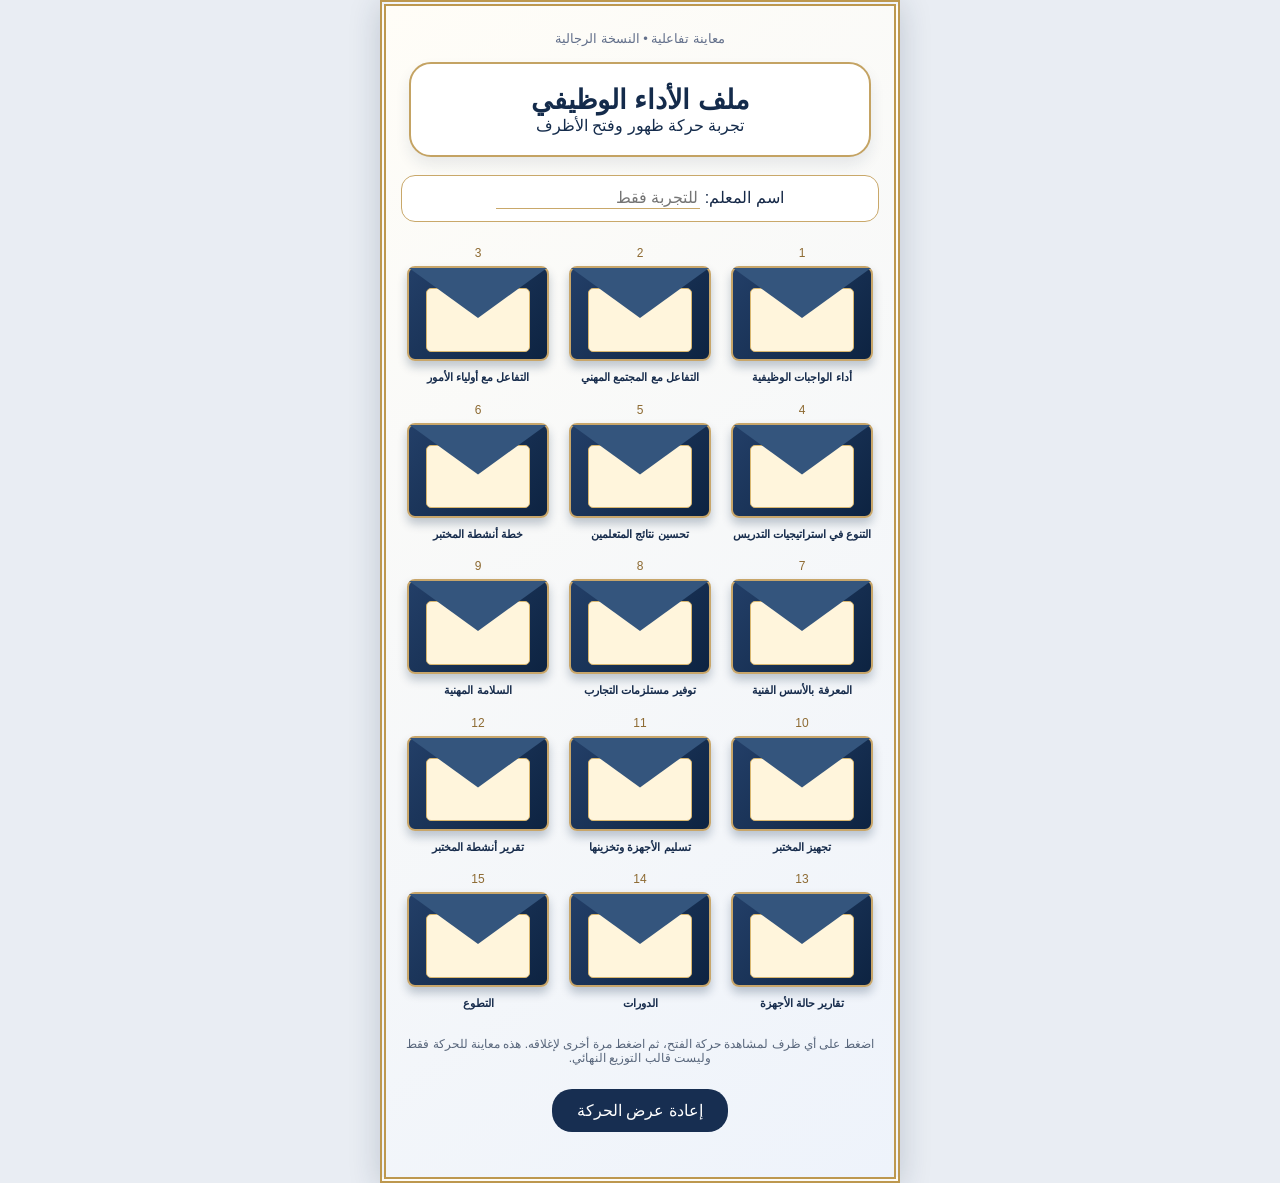
<file: envelope-motion-preview/index.html>
<!doctype html><html lang="ar" dir="rtl"><meta charset="utf-8"><meta name="viewport" content="width=device-width,initial-scale=1"><title>معاينة حركة الأظرف الرجالية</title><style>*{box-sizing:border-box}body{margin:0;background:#e9edf3;color:#152847;font-family:Tahoma,Arial,sans-serif;text-align:center}.page{max-width:520px;min-height:100vh;margin:auto;padding:25px 15px 45px;background:linear-gradient(145deg,#fffdf7,#eef3fb);border:6px double #bd984f;box-shadow:0 4px 30px #172c4a33}.brand{font-size:13px;color:#63708b;animation:drop .7s both}.title{border:2px solid #c4a363;border-radius:22px;margin:16px 8px;padding:20px 5px;color:#142b4b;background:#fff;box-shadow:0 8px 15px #172d4b17;animation:drop .8s .15s both}.title h1{margin:0;font-size:27px}.name{margin:18px auto 23px;background:#fff;border:1px solid #c9a86a;border-radius:14px;padding:12px;animation:drop .7s .3s both}.name input{border:0;border-bottom:1px solid #c9a86a;font:inherit;max-width:58%;outline:none}.grid{display:grid;grid-template-columns:repeat(3,minmax(0,1fr));gap:15px 8px}.item{border:0;background:transparent;cursor:pointer;color:#fff;min-width:0;animation:rise .65s both}.number{font-size:12px;color:#8d6a32;margin-bottom:6px}.envelope{height:95px;position:relative;border-radius:8px;background:linear-gradient(130deg,#233f68,#0d2341);box-shadow:0 6px 10px #102a4b40;border:2px solid #c8a66a;perspective:500px}.flap{position:absolute;inset:0 0 auto;height:55%;background:#34557d;clip-path:polygon(0 0,100% 0,50% 100%);transform-origin:top;transition:transform .55s ease;z-index:2}.letter{position:absolute;left:12%;right:12%;top:22%;height:70%;background:#fff5dc;border:1px solid #d8b66f;border-radius:5px;transition:transform .6s .12s;z-index:1;color:#152b4c;font-size:20px;padding-top:8px}.item.open .flap{transform:rotateX(175deg)}.item.open .letter{transform:translateY(-28px)}.item.open .envelope{box-shadow:0 0 18px #d3a751}.item label{display:block;font-size:11px;line-height:1.5;color:#172c4c;margin-top:8px;font-weight:bold}.hint{font-size:12px;margin:24px auto;color:#59677c}.reset{background:#172e51;color:white;border:0;border-radius:20px;padding:12px 25px;font:inherit}@keyframes rise{from{opacity:0;transform:translateY(30px)}to{opacity:1;transform:translateY(0)}}@keyframes drop{from{opacity:0;transform:translateY(-20px)}to{opacity:1;transform:translateY(0)}}@media(prefers-reduced-motion:reduce){*,*:before,*:after{animation:none!important;transition:none!important}}</style><main class="page"><div class="brand">معاينة تفاعلية • النسخة الرجالية</div><header class="title"><h1>ملف الأداء الوظيفي</h1><div>تجربة حركة ظهور وفتح الأظرف</div></header><div class="name">اسم المعلم: <input placeholder="للتجربة فقط"></div><section class="grid" id="grid"></section><p class="hint">اضغط على أي ظرف لمشاهدة حركة الفتح، ثم اضغط مرة أخرى لإغلاقه. هذه معاينة للحركة فقط وليست قالب التوزيع النهائي.</p><button class="reset" onclick="location.reload()">إعادة عرض الحركة</button></main><script>const names=['أداء الواجبات الوظيفية','التفاعل مع المجتمع المهني','التفاعل مع أولياء الأمور','التنوع في استراتيجيات التدريس','تحسين نتائج المتعلمين','خطة أنشطة المختبر','المعرفة بالأسس الفنية','توفير مستلزمات التجارب','السلامة المهنية','تجهيز المختبر','تسليم الأجهزة وتخزينها','تقرير أنشطة المختبر','تقارير حالة الأجهزة','الدورات','التطوع'];document.querySelector('#grid').innerHTML=names.map((s,i)=>'<button class="item" style="animation-delay:'+(0.45+i*.075)+'s" onclick="this.classList.toggle(\'open\')" aria-label="فتح '+s+'"><div class="number">'+(i+1)+'</div><div class="envelope"><div class="letter">✦</div><div class="flap"></div></div><label>'+s+'</label></button>').join('')</script></html>
</file>
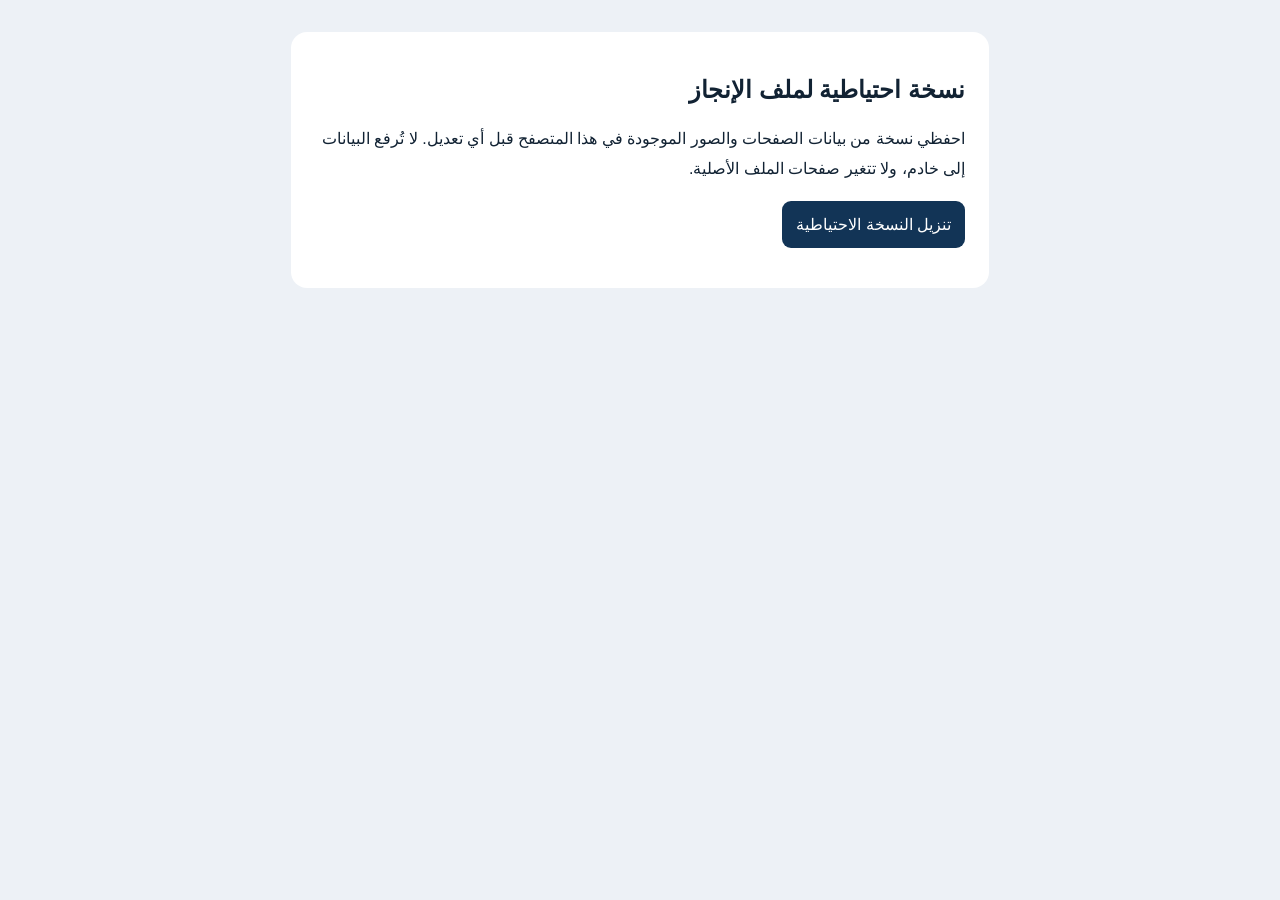
<file: portfolio-backup.html>
<!doctype html><html lang="ar" dir="rtl"><meta charset="utf-8"><meta name="viewport" content="width=device-width,initial-scale=1"><title>نسخة احتياطية لملف الإنجاز</title><style>body{font:16px Tahoma,Arial;background:#edf1f6;color:#123;padding:24px}main{max-width:650px;margin:auto;background:white;border-radius:16px;padding:24px}button{background:#123456;color:white;border:0;padding:14px;border-radius:9px;font:inherit}p{line-height:1.9}</style><main><h2>نسخة احتياطية لملف الإنجاز</h2><p>احفظي نسخة من بيانات الصفحات والصور الموجودة في هذا المتصفح قبل أي تعديل. لا تُرفع البيانات إلى خادم، ولا تتغير صفحات الملف الأصلية.</p><button id="download">تنزيل النسخة الاحتياطية</button><p id="status" role="status"></p></main><script>document.getElementById('download').onclick=()=>{const keys=['portfolio-v1','portfolio-male-extras-v1'];let data={version:1,created:new Date().toISOString(),origin:location.origin,items:{}};for(const key of keys){const value=localStorage.getItem(key);if(value)data.items[key]=JSON.parse(value)}if(!Object.keys(data.items).length){document.getElementById('status').textContent='لا توجد بيانات محفوظة في هذا المتصفح.';return}const blob=new Blob([JSON.stringify(data)],{type:'application/json'}),url=URL.createObjectURL(blob),a=document.createElement('a');a.href=url;a.download='portfolio-backup-'+new Date().toISOString().slice(0,10)+'.json';a.click();setTimeout(()=>URL.revokeObjectURL(url),1000);document.getElementById('status').textContent='تم تجهيز النسخة الاحتياطية للتنزيل. احتفظي بها في مكان خاص لأنها قد تحتوي على بيانات وصور.'}</script></html>
</file>
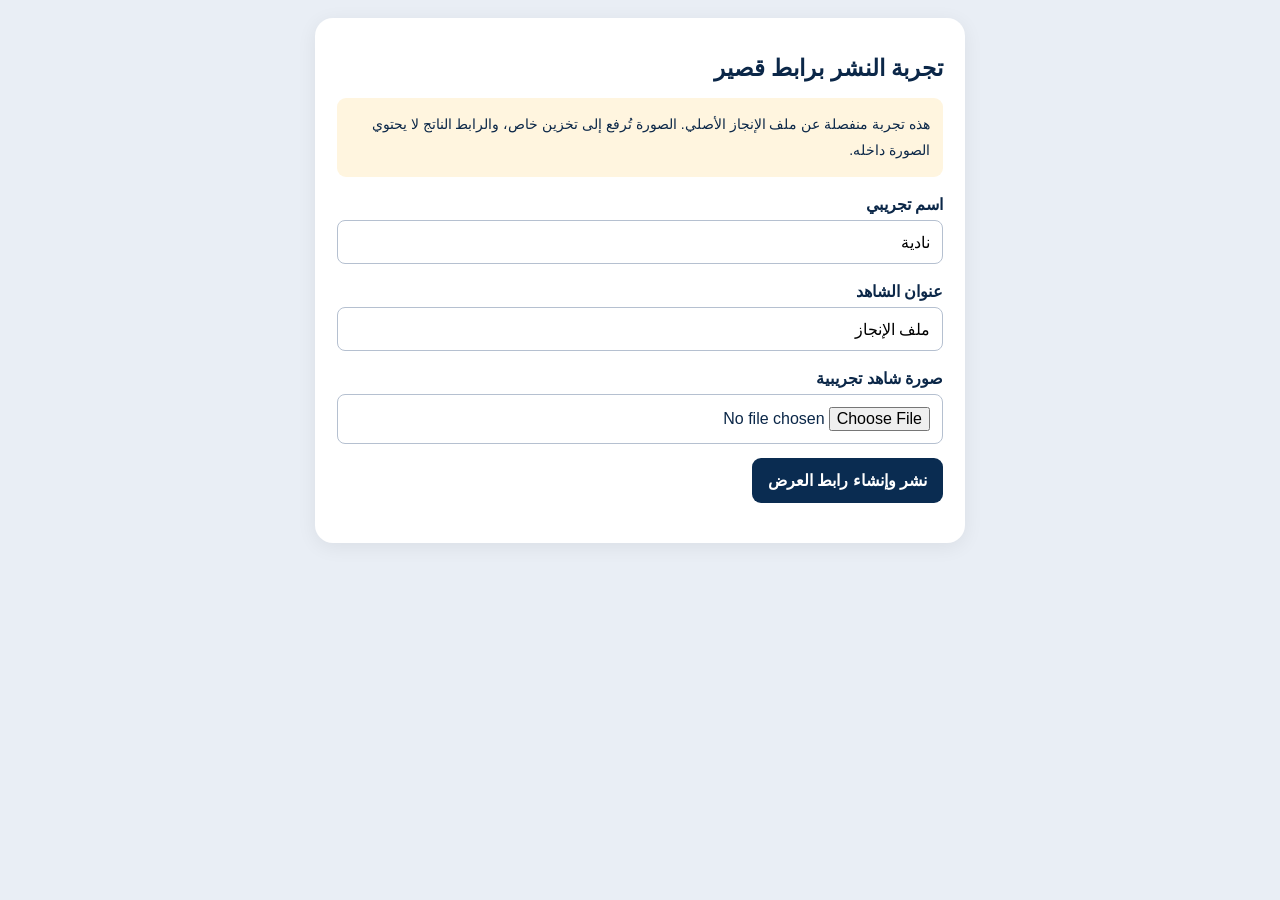
<file: portfolio-publish-test.html>
<!doctype html><html lang="ar" dir="rtl"><meta charset="utf-8"><meta name="viewport" content="width=device-width,initial-scale=1"><title>تجربة نشر ملف الإنجاز</title><style>*{box-sizing:border-box}body{margin:0;background:#e9eef5;color:#0b2748;font-family:Tahoma,Arial,sans-serif;padding:18px}main{max-width:650px;margin:auto;background:#fff;border-radius:18px;padding:22px;box-shadow:0 4px 20px #0001}h1{font-size:23px}label{display:block;margin:18px 0 6px;font-weight:bold}input{width:100%;padding:12px;border:1px solid #b5c0d0;border-radius:8px;font:inherit}button{background:#0a2c51;color:white;padding:13px 16px;border:0;border-radius:9px;margin-top:14px;font:inherit;font-weight:bold}.note{background:#fff5df;padding:13px;border-radius:9px;line-height:1.9;font-size:14px}#result{margin-top:18px;line-height:1.9;overflow-wrap:anywhere}.ok{background:#eef8ef;padding:12px;border-radius:8px}.err{background:#fff0f0;padding:12px;border-radius:8px}a{display:inline-block;margin-top:8px}</style><main><h1>تجربة النشر برابط قصير</h1><p class="note">هذه تجربة منفصلة عن ملف الإنجاز الأصلي. الصورة تُرفع إلى تخزين خاص، والرابط الناتج لا يحتوي الصورة داخله.</p><label>اسم تجريبي</label><input id="owner" value="نادية"><label>عنوان الشاهد</label><input id="title" value="ملف الإنجاز"><label>صورة شاهد تجريبية</label><input id="image" type="file" accept="image/jpeg,image/png,image/webp"><button id="publish">نشر وإنشاء رابط العرض</button><div id="result"></div></main><script>
const API="https://rzovpzlhqwyuerjapxjl.supabase.co/functions/v1/portfolio-share-api";
const result=document.getElementById("result");
document.getElementById("publish").onclick=async()=>{
 const owner=document.getElementById("owner").value.trim(),title=document.getElementById("title").value.trim(),image=document.getElementById("image").files[0];
 if(!owner||!title||!image){alert("أدخلي الاسم والعنوان واختاري صورة");return}
 if(image.size>5*1024*1024){alert("حجم الصورة يجب ألا يتجاوز 5 ميجابايت");return}
 result.className="";result.textContent="جارٍ رفع الصورة وإنشاء الرابط...";
 const fd=new FormData();fd.append("owner_name",owner);fd.append("title",title);fd.append("school_name","");fd.append("template","male");fd.append("image",image);
 try{
  const r=await fetch(API+"?action=create",{method:"POST",body:fd});
  const data=await r.json();
  if(!r.ok)throw new Error(data.error||"تعذر النشر");
  result.className="ok";result.replaceChildren();
  const p=document.createElement("p");p.textContent="تم النشر. رابط العرض قصير وجاهز:";
  const a=document.createElement("a");a.href=data.view_url;a.target="_blank";a.rel="noopener";a.textContent=data.view_url;
  const b=document.createElement("button");b.textContent="نسخ رابط العرض";b.onclick=()=>navigator.clipboard.writeText(data.view_url).then(()=>alert("تم النسخ")).catch(()=>prompt("انسخي الرابط:",data.view_url));
  result.append(p,a,document.createElement("br"),b);
  localStorage.setItem("portfolio_test_edit_token",data.edit_token||"");
 }catch(e){result.className="err";result.textContent="تعذر النشر: "+e.message}
};</script></html>
</file>
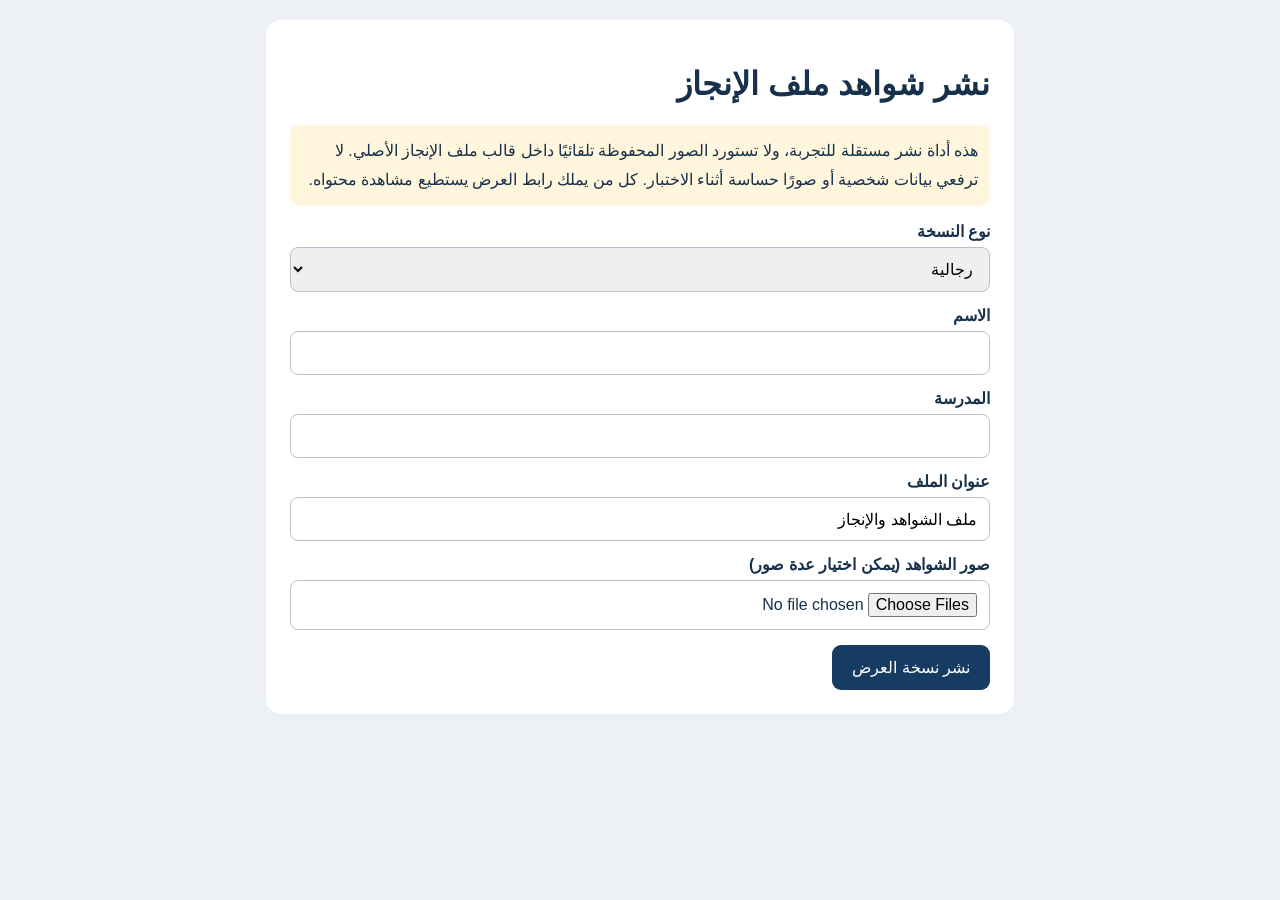
<file: portfolio-publish.html>
<!doctype html><html lang="ar" dir="rtl"><meta charset="utf-8"><meta name="viewport" content="width=device-width,initial-scale=1"><title>نشر ملف الإنجاز</title><style>body{background:#edf0f5;color:#17304b;font:16px Tahoma,Arial;margin:0;padding:20px}main{max-width:700px;background:white;margin:auto;padding:24px;border-radius:15px}label{display:block;margin:14px 0 6px;font-weight:bold}input,select,textarea{box-sizing:border-box;width:100%;padding:12px;border:1px solid #b7c2d1;border-radius:8px;font:inherit}button{background:#173c63;color:white;border:0;border-radius:9px;padding:13px 20px;margin-top:15px;font:inherit}button:disabled{opacity:.5}.item{padding:12px;border:1px solid #ddd;border-radius:10px;margin-top:12px}a{overflow-wrap:anywhere}p{line-height:1.8}.notice{background:#fff6dd;padding:12px;border-radius:8px}</style><main><h1>نشر شواهد ملف الإنجاز</h1><p class="notice">هذه أداة نشر مستقلة للتجربة، ولا تستورد الصور المحفوظة تلقائيًا داخل قالب ملف الإنجاز الأصلي. لا ترفعي بيانات شخصية أو صورًا حساسة أثناء الاختبار. كل من يملك رابط العرض يستطيع مشاهدة محتواه.</p><label>نوع النسخة</label><select id="template"><option value="male">رجالية</option><option value="female">نسائية</option></select><label>الاسم</label><input id="owner" maxlength="80"><label>المدرسة</label><input id="school" maxlength="120"><label>عنوان الملف</label><input id="title" maxlength="120" value="ملف الشواهد والإنجاز"><label>صور الشواهد (يمكن اختيار عدة صور)</label><input id="photos" type="file" accept="image/jpeg,image/png,image/webp" multiple><div id="items"></div><button id="publish">نشر نسخة العرض</button><div id="result" aria-live="polite"></div></main><script>
const api="https://rzovpzlhqwyuerjapxjl.supabase.co/functions/v1/portfolio-share-api",by=id=>document.getElementById(id),items=by("items");let files=[];
by("photos").onchange=()=>{files=Array.from(by("photos").files);items.replaceChildren();files.forEach((f,i)=>{const div=document.createElement("div");div.className="item";const p=document.createElement("p");p.textContent=f.name+" ("+(f.size/1048576).toFixed(1)+" MB)";const l=document.createElement("label");l.textContent="رقم الصفحة";const n=document.createElement("input");n.type="number";n.min="1";n.max="99";n.value="1";n.id="page"+i;div.append(p,l,n);items.append(div)})};
by("publish").onclick=async()=>{const btn=by("publish"),result=by("result");if(!by("owner").value.trim()||!files.length){result.textContent="أدخلي الاسم واختاري الصور";return}if(files.length>100||files.some(f=>f.size>5242880)){result.textContent="الحد الأقصى ١٠٠ صورة، و٥ ميغابايت للصورة";return}const form=new FormData();form.append("template",by("template").value);form.append("owner_name",by("owner").value.trim());form.append("school_name",by("school").value.trim());form.append("title",by("title").value.trim());form.append("data",JSON.stringify({fields:{}}));files.forEach((f,i)=>{form.append("image",f);form.append("image_key","page-"+Math.max(1,Math.min(99,Number(by("page"+i).value)||1))+":slot-"+i)});btn.disabled=true;result.textContent="جارٍ رفع الصور وحفظ الملف…";try{const r=await fetch(api+"?action=create-full",{method:"POST",body:form});const x=await r.json();if(!r.ok||!x.ok)throw Error(x.error||"فشل النشر");result.replaceChildren();const p=document.createElement("p");p.textContent="تم إنشاء رابط عرض يحتوي على "+x.asset_count+" صورة:";const a=document.createElement("a");a.href=x.view_url;a.textContent=x.view_url;a.target="_blank";const copy=document.createElement("button");copy.textContent="نسخ رابط العرض";copy.onclick=()=>navigator.clipboard.writeText(x.view_url);result.append(p,a,document.createElement("br"),copy);sessionStorage.setItem("portfolio-edit-"+x.share_id,x.edit_token)}catch(e){result.textContent="تعذر النشر: "+e.message}finally{btn.disabled=false}};
</script></html>
</file>
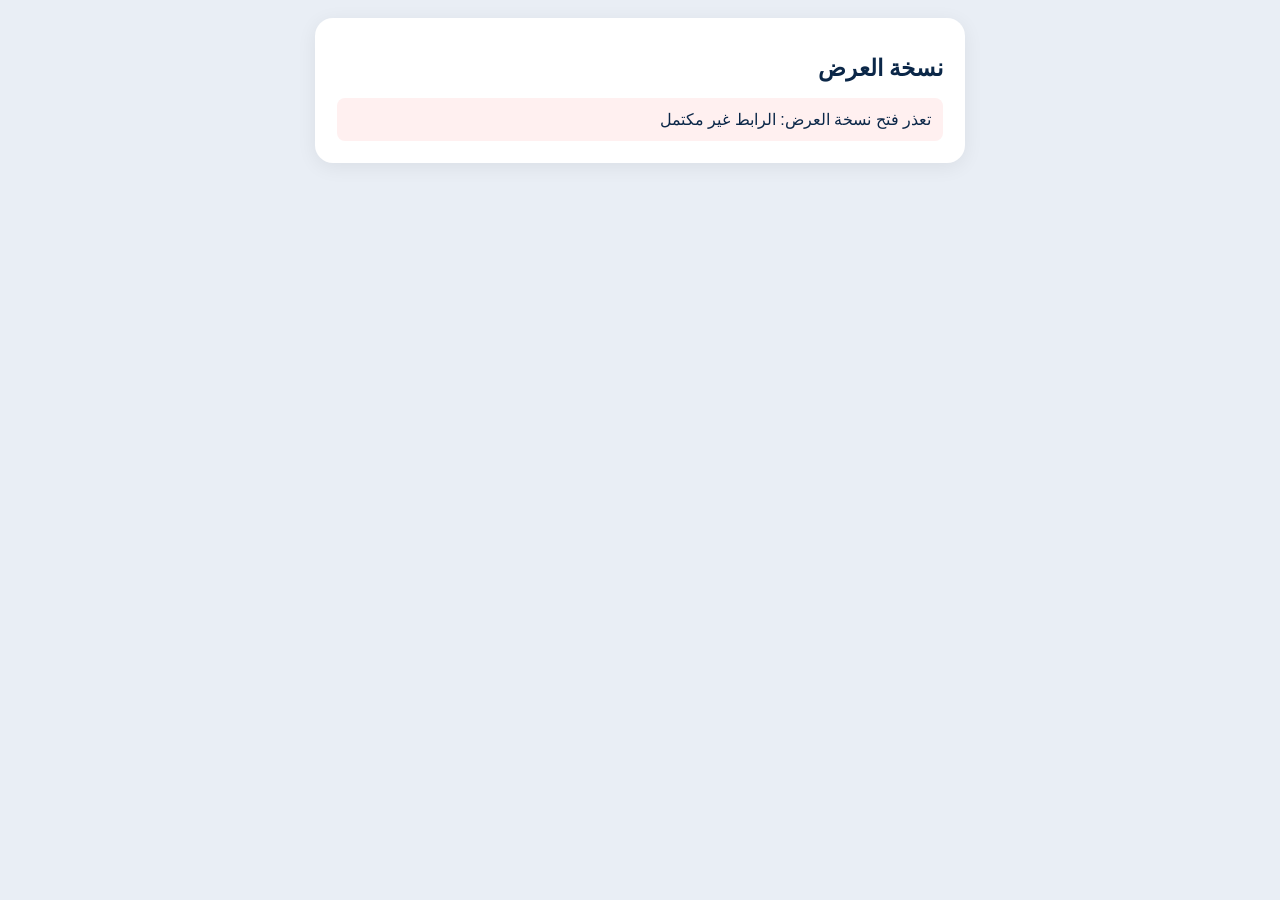
<file: portfolio-view-test.html>
<!doctype html><html lang="ar" dir="rtl"><meta charset="utf-8"><meta name="viewport" content="width=device-width,initial-scale=1"><title>عرض ملف الإنجاز</title><style>*{box-sizing:border-box}body{margin:0;background:#e9eef5;color:#0b2748;font-family:Tahoma,Arial,sans-serif;padding:18px}main{max-width:650px;margin:auto;background:#fff;border-radius:18px;padding:22px;box-shadow:0 4px 20px #0001}h1{font-size:23px}.card{border:1px solid #d8b45f;border-radius:12px;padding:16px}.meta{line-height:1.9}img{display:block;max-width:100%;height:auto;max-height:680px;object-fit:contain;margin:18px auto;border-radius:8px}.note{font-size:13px;color:#556}.err{background:#fff0f0;padding:12px;border-radius:8px}</style><main><h1>نسخة العرض</h1><div id="content">جارٍ تحميل الملف...</div></main><script>
const API="https://rzovpzlhqwyuerjapxjl.supabase.co/functions/v1/portfolio-share-api";
const out=document.getElementById("content"),id=new URLSearchParams(location.search).get("id");
(async()=>{
 try{
  if(!id)throw new Error("الرابط غير مكتمل");
  const r=await fetch(API+"?action=view&id="+encodeURIComponent(id));
  const data=await r.json();if(!r.ok)throw new Error(data.error||"تعذر تحميل الملف");
  out.replaceChildren();const card=document.createElement("section");card.className="card";
  const meta=document.createElement("div");meta.className="meta";
  const n=document.createElement("p");n.textContent="الاسم: "+(data.portfolio.owner_name||"");
  const t=document.createElement("p");t.textContent="الشاهد: "+(data.portfolio.title||"");
  meta.append(n,t);card.append(meta);
  for(const asset of (data.assets||[])){const img=document.createElement("img");img.src=asset.signed_url;img.alt="صورة الشاهد";img.loading="eager";card.append(img)}
  const note=document.createElement("p");note.className="note";note.textContent="هذه نسخة للعرض فقط. الصور محفوظة في تخزين خاص ويُنشأ لها وصول مؤقت عند فتح الصفحة.";
  card.append(note);out.append(card);
 }catch(e){out.className="err";out.textContent="تعذر فتح نسخة العرض: "+e.message}
})();</script></html>
</file>
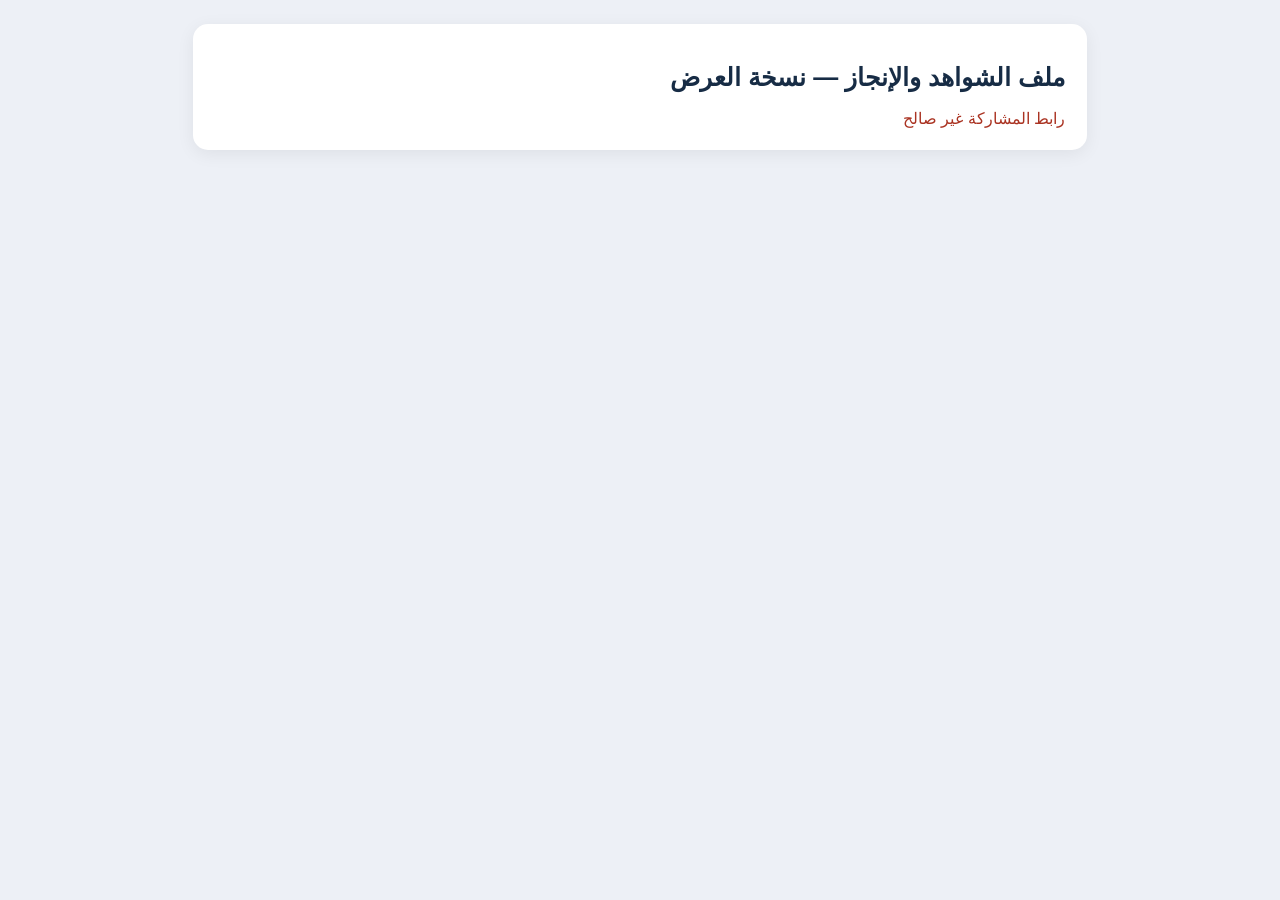
<file: portfolio-view.html>
<!doctype html><html lang="ar" dir="rtl"><meta charset="utf-8"><meta name="viewport" content="width=device-width,initial-scale=1"><title>عرض ملف الإنجاز المشترك</title><style>body{margin:0;background:#edf0f6;color:#172c45;font:16px Tahoma,Arial}main{max-width:850px;margin:24px auto;background:white;border-radius:15px;padding:22px;box-shadow:0 4px 18px #0001}h1{font-size:25px}h2{font-size:19px;border-bottom:1px solid #ddd;padding-bottom:12px}.meta{line-height:2}.page{padding:15px;border:1px solid #ded6c4;border-radius:12px;margin:18px 0;break-inside:avoid}img{display:block;max-width:100%;max-height:900px;object-fit:contain;margin:12px auto}.error{color:#a32}button{padding:10px 18px;background:#17395c;color:white;border:0;border-radius:8px}@media print{body{background:white}main{box-shadow:none;margin:0;padding:0}button{display:none}.page{break-inside:avoid}}</style><main><h1>ملف الشواهد والإنجاز — نسخة العرض</h1><div id="status">جارٍ تحميل الملف…</div><div id="root"></div><button onclick="print()" hidden id="print">طباعة نسخة العرض</button></main><script>
const api="https://rzovpzlhqwyuerjapxjl.supabase.co/functions/v1/portfolio-share-api",root=document.getElementById("root"),status=document.getElementById("status");
function el(tag,text,parent){const x=document.createElement(tag);if(text!==null)x.textContent=text;parent.append(x);return x}
(async()=>{try{const id=new URLSearchParams(location.search).get("id");if(!/^[A-Za-z0-9_-]{16}$/.test(id||""))throw Error("رابط المشاركة غير صالح");const r=await fetch(api+"?action=view&id="+encodeURIComponent(id));const v=await r.json();if(!r.ok||!v.ok)throw Error("تعذر العثور على الملف المنشور");const p=v.portfolio;el("p","الاسم: "+(p.owner_name||"—"),root);el("p","المدرسة: "+(p.school_name||"—"),root);el("p","النسخة: "+(p.template==="female"?"نسائية":"رجالية"),root);if(p.title)el("p","العنوان: "+p.title,root);const d=p.data||{};if(d.fields&&typeof d.fields==="object"){const section=el("section",null,root);el("h2","البيانات",section);for(const [k,val] of Object.entries(d.fields)){if(typeof val==="string"&&val.trim())el("p",k+" : "+val,section)}}const groups=new Map();for(const a of v.assets||[]){if(!groups.has(a.page_key))groups.set(a.page_key,[]);groups.get(a.page_key).push(a)}for(const [key,assets] of groups){const s=el("section",null,root);s.className="page";el("h2","الصفحة: "+key,s);for(const a of assets){const img=el("img",null,s);img.src=a.signed_url;img.alt="شاهد "+a.slot_key;img.loading="lazy"}}if(!groups.size)el("p","لا توجد صور شواهد مرفوعة في هذا الملف.",root);status.textContent="نسخة عرض فقط — لا تتضمن أدوات تعديل.";document.getElementById("print").hidden=false}catch(e){status.className="error";status.textContent=e.message}})();
</script></html>
</file>
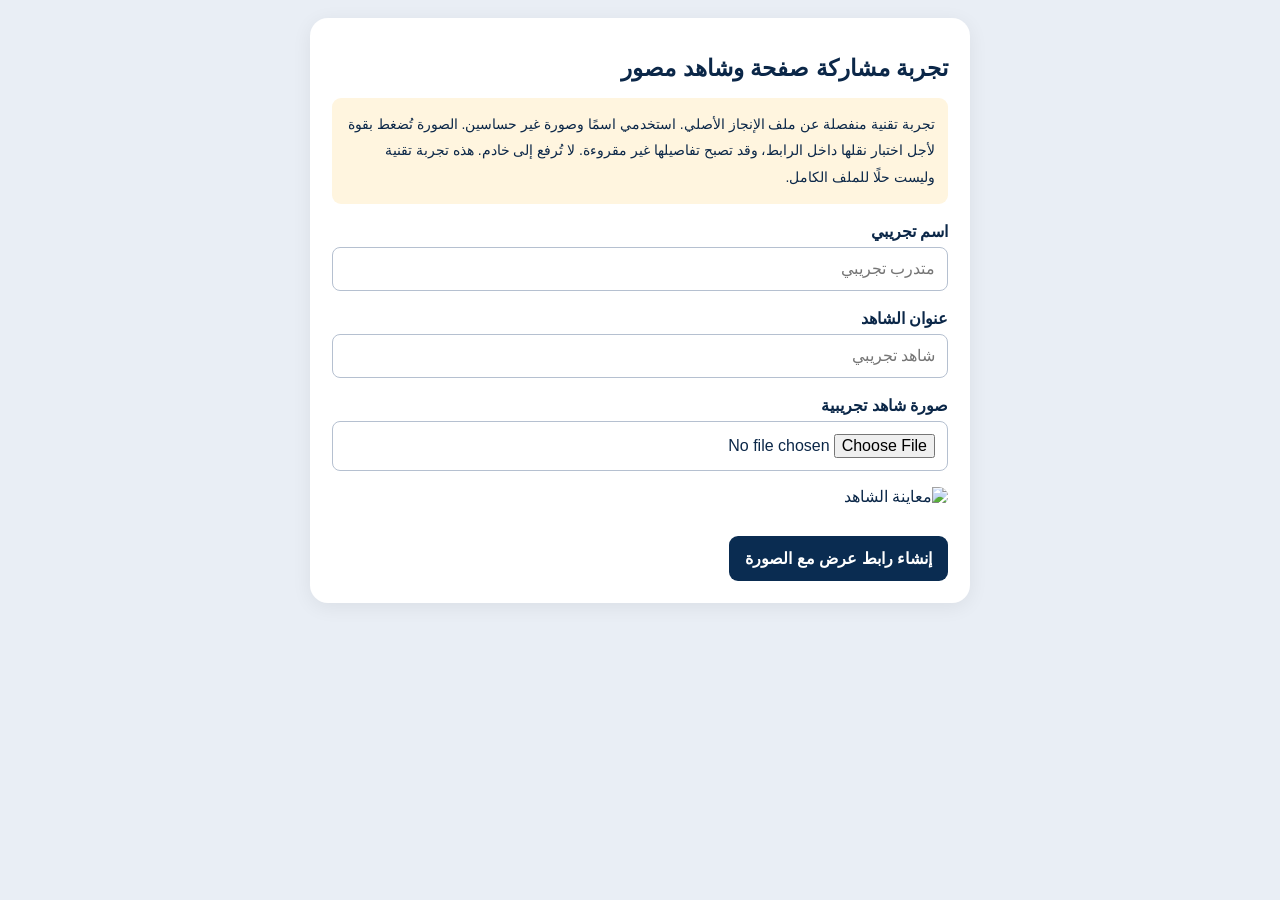
<file: share-image-test.html>
<!doctype html><html lang="ar" dir="rtl"><meta charset="utf-8"><meta name="viewport" content="width=device-width,initial-scale=1"><title>اختبار مشاركة صفحة مع شاهد</title><style>*{box-sizing:border-box}body{margin:0;background:#e9eef5;color:#0b2748;font-family:Tahoma,Arial,sans-serif;padding:18px}main{max-width:660px;margin:auto;background:white;border-radius:18px;padding:22px;box-shadow:0 4px 20px #0001}h1{font-size:23px}label{display:block;margin:18px 0 6px;font-weight:bold}input{width:100%;padding:12px;border:1px solid #b5c0d0;border-radius:8px;font:inherit}button{background:#0a2c51;color:white;padding:13px 16px;border:0;border-radius:9px;margin-top:14px;font:inherit;font-weight:bold}.note{background:#fff5df;padding:13px;border-radius:9px;line-height:1.9;font-size:14px}#result{overflow-wrap:anywhere;line-height:1.9}#preview,#viewImage{display:block;max-width:100%;max-height:400px;object-fit:contain;margin:16px auto;border-radius:9px}a{overflow-wrap:anywhere}#viewer{border:1px solid #d8b45f;border-radius:12px;padding:18px}small{color:#556}</style><main><h1>تجربة مشاركة صفحة وشاهد مصور</h1><p class="note">تجربة تقنية منفصلة عن ملف الإنجاز الأصلي. استخدمي اسمًا وصورة غير حساسين. الصورة تُضغط بقوة لأجل اختبار نقلها داخل الرابط، وقد تصبح تفاصيلها غير مقروءة. لا تُرفع إلى خادم. هذه تجربة تقنية وليست حلًا للملف الكامل.</p><section id="editor"><label for="name">اسم تجريبي</label><input id="name" placeholder="متدرب تجريبي" maxlength="80"><label for="evidence">عنوان الشاهد</label><input id="evidence" placeholder="شاهد تجريبي" maxlength="100"><label for="photo">صورة شاهد تجريبية</label><input id="photo" type="file" accept="image/*"><img id="preview" hidden alt="معاينة الشاهد"><button id="make">إنشاء رابط عرض مع الصورة</button><div id="result" aria-live="polite"></div></section><section id="viewer" hidden><h2>صفحة الشاهد — للعرض فقط</h2><p id="displayName"></p><p id="displayEvidence"></p><img id="viewImage" alt="صورة الشاهد"><p><small>لا توجد أدوات تعديل في نسخة العرض.</small></p></section></main><script>
const $=id=>document.getElementById(id);
function enc(x){let a=new TextEncoder().encode(JSON.stringify(x)),s='';for(let b of a)s+=String.fromCharCode(b);return btoa(s).replace(/\+/g,'-').replace(/\//g,'_').replace(/=+$/,'')}
function dec(x){let s=atob(x.replace(/-/g,'+').replace(/_/g,'/'));return JSON.parse(new TextDecoder().decode(Uint8Array.from(s,c=>c.charCodeAt(0))))}
function show(x){$('editor').hidden=true;$('viewer').hidden=false;$('displayName').textContent='الاسم: '+x.n;$('displayEvidence').textContent='الشاهد: '+x.e;$('viewImage').src=x.i}
if(location.hash.startsWith('#view=')){try{let x=dec(location.hash.slice(6));if(typeof x.n!=='string'||typeof x.e!=='string'||typeof x.i!=='string'||!/^data:image\/(jpeg|png|webp);base64,/.test(x.i))throw Error();show(x)}catch(e){$('editor').hidden=true;$('result').textContent='رابط العرض غير صالح';$('result').hidden=false}}
function shrink(file){return new Promise((resolve,reject)=>{let im=new Image(),url=URL.createObjectURL(file);im.onload=()=>{try{let w=im.naturalWidth,h=im.naturalHeight,scale=Math.min(1,180/w,180/h),c=document.createElement('canvas');c.width=Math.max(1,Math.round(w*scale));c.height=Math.max(1,Math.round(h*scale));c.getContext('2d').drawImage(im,0,0,c.width,c.height);let data=c.toDataURL('image/jpeg',.24);URL.revokeObjectURL(url);resolve(data)}catch(e){reject(e)}};im.onerror=()=>{URL.revokeObjectURL(url);reject(Error('تعذر قراءة الصورة'))};im.src=url})}
$('photo').onchange=async()=>{let f=$('photo').files[0];if(f){try{$('preview').src=await shrink(f);$('preview').hidden=false}catch(e){alert(e.message)}}};
$('make').onclick=async()=>{let n=$('name').value.trim(),e=$('evidence').value.trim(),f=$('photo').files[0];if(!n||!e||!f){alert('أدخلي الاسم وعنوان الشاهد واختاري صورة');return}let out=$('result');out.textContent='جارٍ تجهيز رابط الصورة…';try{let i=await shrink(f),link=location.href.split('#')[0]+'#view='+enc({n,e,i});if(link.length>18000){out.textContent='تعذر ضغط الصورة بما يكفي. نحتاج إلى تخزين الصور خارج الرابط.';return}out.replaceChildren();let p=document.createElement('p');p.textContent='الرابط جاهز. افتحيه من جهاز آخر للتحقق من ظهور الصورة:';let a=document.createElement('a');a.href=link;a.textContent='فتح نسخة العرض في هذا الجهاز';let b=document.createElement('button');b.textContent='نسخ رابط العرض';b.onclick=()=>navigator.clipboard.writeText(link).then(()=>alert('تم النسخ')).catch(()=>prompt('انسخي الرابط:',link));out.append(p,a,document.createElement('br'),b);let sm=document.createElement('small');sm.textContent='طول الرابط: '+link.length+' حرفًا. قد لا تدعم بعض تطبيقات المراسلة الروابط الطويلة.';out.append(document.createElement('br'),sm)}catch(err){out.textContent='تعذر إنشاء الرابط: '+err.message}};
</script></html>
</file>
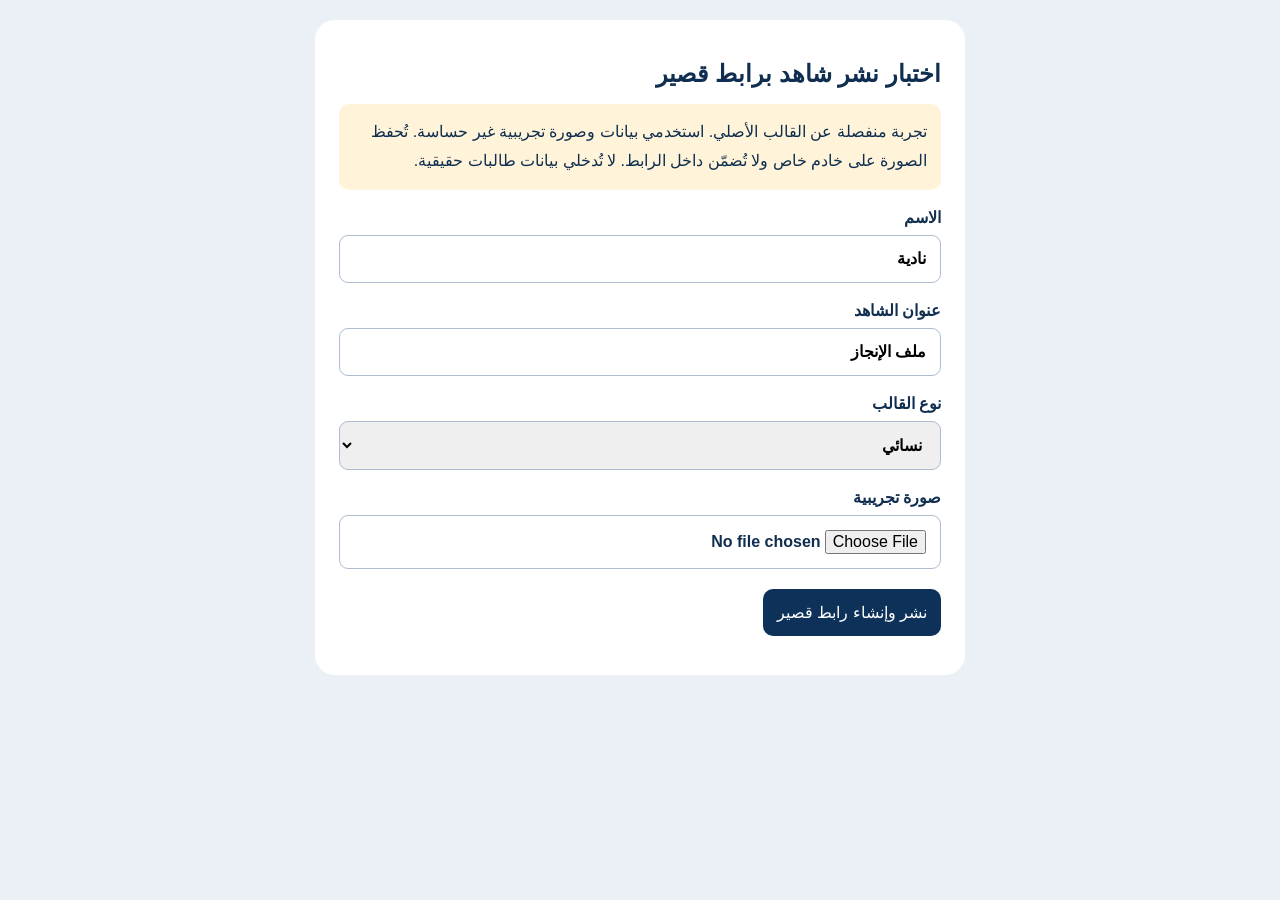
<file: share-short-test.html>
<!doctype html><html lang="ar" dir="rtl"><meta charset="utf-8"><meta name="viewport" content="width=device-width,initial-scale=1"><title>اختبار النشر القصير</title><style>*{box-sizing:border-box}body{margin:0;background:#eaf0f6;color:#102e50;font-family:Tahoma,Arial,sans-serif;padding:20px}main{max-width:650px;margin:auto;background:white;padding:24px;border-radius:20px}h1{font-size:24px}label{display:block;margin-top:18px;font-weight:bold}input,select{display:block;width:100%;padding:14px;margin-top:8px;border:1px solid #aebdd0;border-radius:9px;font:inherit}button{border:0;border-radius:10px;background:#0d3159;color:white;font:inherit;padding:14px;margin-top:20px;cursor:pointer}button:disabled{opacity:.5}.note{background:#fff4d9;padding:14px;line-height:1.8;border-radius:10px}#status{overflow-wrap:anywhere;line-height:2;margin-top:15px}a{overflow-wrap:anywhere}</style><main><h1>اختبار نشر شاهد برابط قصير</h1><p class="note">تجربة منفصلة عن القالب الأصلي. استخدمي بيانات وصورة تجريبية غير حساسة. تُحفظ الصورة على خادم خاص ولا تُضمّن داخل الرابط. لا تُدخلي بيانات طالبات حقيقية.</p><form id="form"><label>الاسم<input name="owner_name" required maxlength="80" value="نادية"></label><label>عنوان الشاهد<input name="title" required maxlength="120" value="ملف الإنجاز"></label><label>نوع القالب<select name="template"><option value="female">نسائي</option><option value="male">رجالي</option></select></label><label>صورة تجريبية<input name="image" type="file" accept="image/jpeg,image/png,image/webp" required></label><button id="send" type="submit">نشر وإنشاء رابط قصير</button></form><div id="status" role="status" aria-live="polite"></div></main><script>const API="https://rzovpzlhqwyuerjapxjl.supabase.co/functions/v1/portfolio-share-api";const f=document.getElementById("form"),s=document.getElementById("status"),b=document.getElementById("send");f.onsubmit=async e=>{e.preventDefault();const file=f.elements.image.files[0];if(!file||file.size>5*1024*1024){s.textContent="اختاري صورة أصغر من ٥ ميغابايت";return}b.disabled=true;s.textContent="جارٍ رفع الصورة وإنشاء الرابط...";try{const r=await fetch(API+"?action=create",{method:"POST",body:new FormData(f)});const x=await r.json();if(!r.ok||!x.ok)throw Error(x.error||"تعذر النشر");const url=new URL("portfolio-view-test.html",location.href);url.searchParams.set("id",x.share_id);s.replaceChildren();const p=document.createElement("p");p.textContent="تم حفظ الشاهد على الخادم. رابط العرض:";const a=document.createElement("a");a.href=url.href;a.textContent=url.href;a.target="_blank";const copy=document.createElement("button");copy.type="button";copy.textContent="نسخ الرابط";copy.onclick=async()=>{try{await navigator.clipboard.writeText(url.href);alert("تم النسخ")}catch{prompt("انسخي الرابط",url.href)}};s.append(p,a,document.createElement("br"),copy)}catch(err){s.textContent="تعذر النشر: "+err.message+" — لم يتم تأكيد حفظ الصورة."}finally{b.disabled=false}};</script></html>
</file>
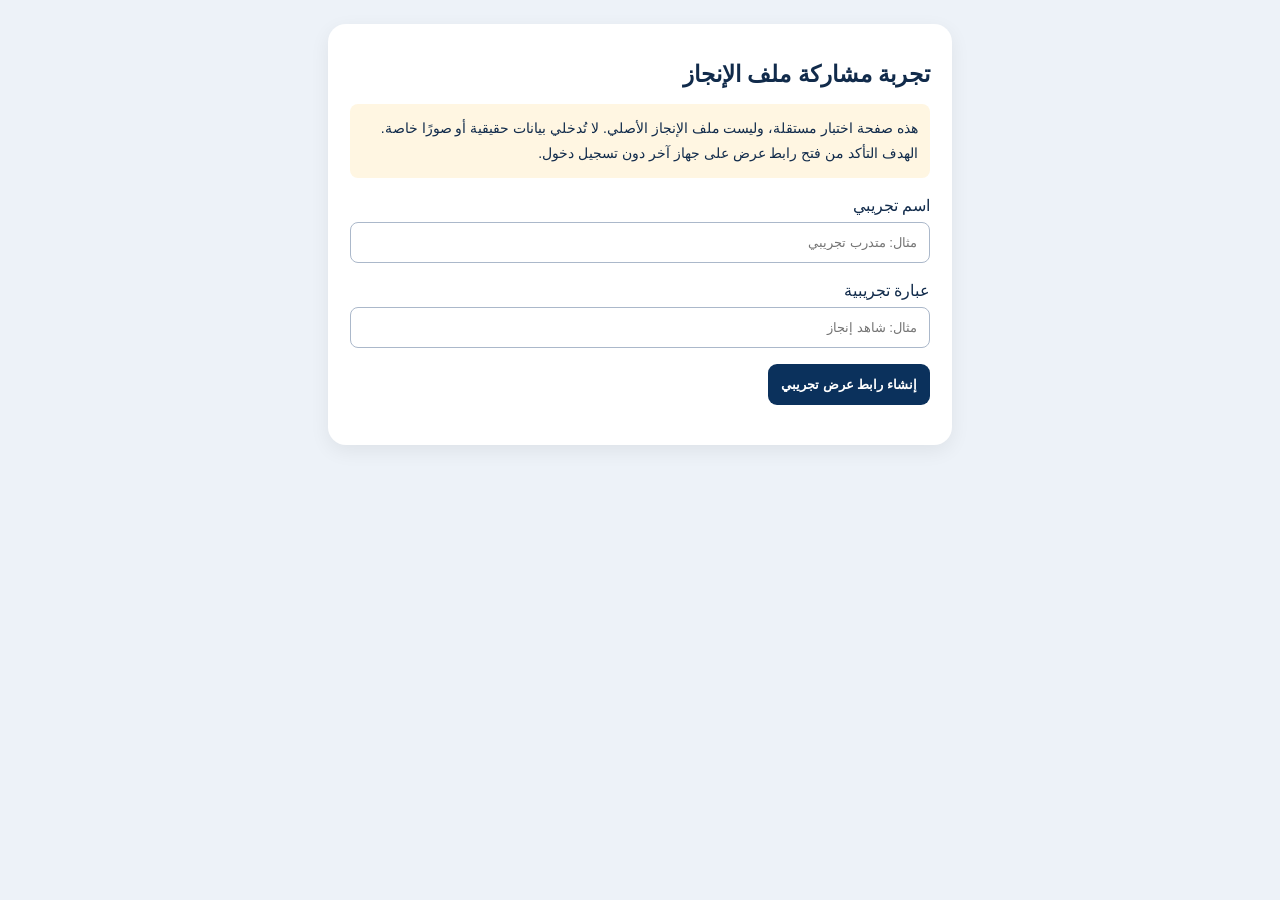
<file: share-test.html>
<!doctype html><html lang="ar" dir="rtl"><meta charset="utf-8"><meta name="viewport" content="width=device-width,initial-scale=1"><title>تجربة مشاركة ملف الإنجاز</title><style>body{font-family:Tahoma,Arial;background:#edf2f8;color:#112b4b;margin:0;padding:24px}main{max-width:580px;margin:auto;background:white;padding:22px;border-radius:18px;box-shadow:0 6px 20px #0001}h1{font-size:23px}label{display:block;margin:18px 0 7px}input{width:100%;padding:12px;border:1px solid #abb8ca;border-radius:8px;box-sizing:border-box}button{background:#0b315c;color:white;border:0;padding:13px;border-radius:9px;margin-top:16px;font-weight:bold}#result{margin-top:18px;overflow-wrap:anywhere}img{max-width:100%;max-height:320px;margin-top:15px;border-radius:8px}.note{background:#fff6e2;padding:12px;border-radius:8px;font-size:14px;line-height:1.8}a{overflow-wrap:anywhere}</style><main><h1>تجربة مشاركة ملف الإنجاز</h1><p class="note">هذه صفحة اختبار مستقلة، وليست ملف الإنجاز الأصلي. لا تُدخلي بيانات حقيقية أو صورًا خاصة. الهدف التأكد من فتح رابط عرض على جهاز آخر دون تسجيل دخول.</p><section id="editor"><label>اسم تجريبي</label><input id="name" placeholder="مثال: متدرب تجريبي"><label>عبارة تجريبية</label><input id="evidence" placeholder="مثال: شاهد إنجاز"><button id="make">إنشاء رابط عرض تجريبي</button><div id="result"></div></section><section id="viewer" hidden><h2>نسخة العرض التجريبية</h2><p id="displayName"></p><p id="displayEvidence"></p><p>هذه نسخة للعرض فقط، دون أدوات تعديل.</p></section></main><script>function encode(s){return btoa(unescape(encodeURIComponent(s)))}function decode(s){return decodeURIComponent(escape(atob(s)))}if(location.hash.startsWith('#view=')){try{let x=JSON.parse(decode(location.hash.slice(6)));document.getElementById('editor').hidden=true;document.getElementById('viewer').hidden=false;document.getElementById('displayName').textContent='الاسم: '+String(x.n||'');document.getElementById('displayEvidence').textContent='الشاهد: '+String(x.e||'')}catch(e){document.getElementById('viewer').textContent='تعذر فتح رابط العرض'}}document.getElementById('make').onclick=()=>{let n=document.getElementById('name').value.trim(),e=document.getElementById('evidence').value.trim();if(!n||!e){alert('اكتبي الاسم والعبارة التجريبية');return}let url=location.href.split('#')[0]+'#view='+encode(JSON.stringify({n,e}));let box=document.getElementById('result');box.replaceChildren();let p=document.createElement('p');p.textContent='رابط العرض جاهز. افتحيه على جهاز آخر:';let a=document.createElement('a');a.href=url;a.textContent=url;let b=document.createElement('button');b.textContent='نسخ رابط العرض';b.onclick=()=>navigator.clipboard.writeText(url).then(()=>alert('تم النسخ')).catch(()=>prompt('انسخي الرابط:',url));box.append(p,a,document.createElement('br'),b)};</script></html>
</file>
